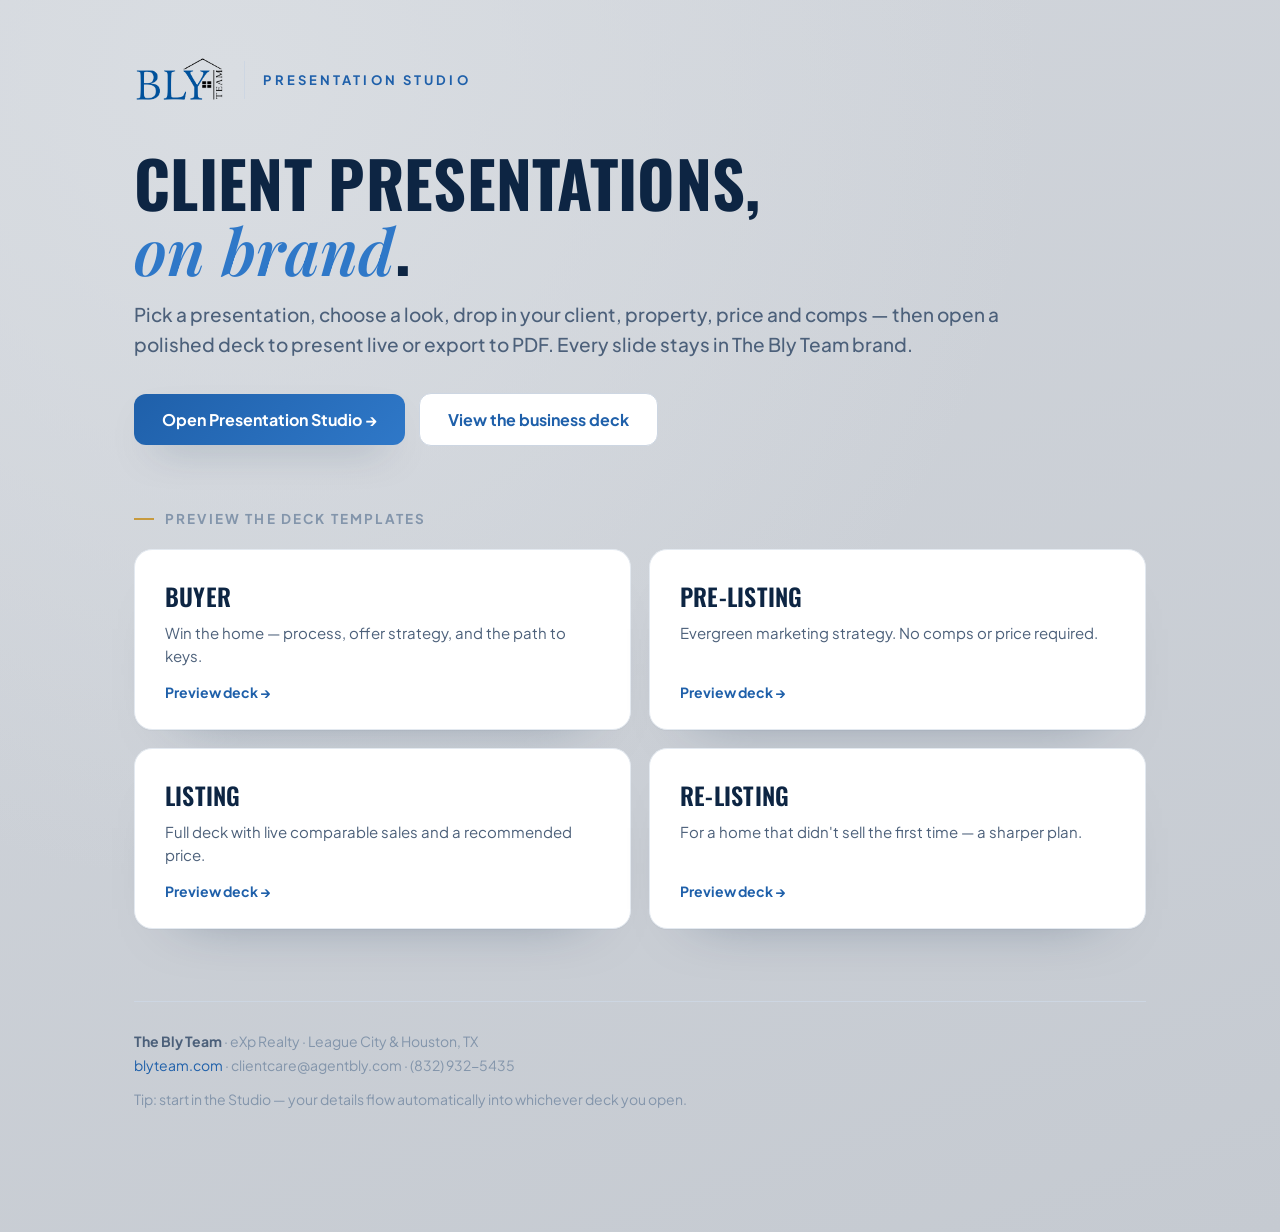
<file: index.html>
<!DOCTYPE html>
<html lang="en">
<head>
<meta charset="utf-8">
<meta name="viewport" content="width=device-width, initial-scale=1">
<title>The Bly Team — Presentation Studio</title>
<meta name="description" content="Build on-brand buyer, listing, pre-listing and re-listing presentations for The Bly Team. Pick a deck, drop in your details, present live or export to PDF.">
<link rel="icon" href="assets/bly-logo-navy.png">
<link rel="stylesheet" href="presentations/presentation-kit.css">
<style>
  *{ box-sizing:border-box; }
  html,body{ margin:0; }
  body{
    font-family:var(--f-body);
    color:var(--ink);
    background:
      radial-gradient(circle at 18% 6%, #d9dde2, transparent 52%),
      linear-gradient(160deg,#d2d6dc,#c5cad1);
    min-height:100vh;
    -webkit-font-smoothing:antialiased;
  }
  .wrap{ max-width:1060px; margin:0 auto; padding:56px 24px 120px; }

  /* header */
  .masthead{ display:flex; align-items:center; gap:18px; margin-bottom:46px; }
  .masthead img{ height:48px; }
  .masthead .rule{ width:1px; height:38px; background:var(--line-strong); }
  .eyebrow{
    font-family:var(--f-body); font-weight:700; font-size:13px;
    letter-spacing:.24em; text-transform:uppercase; color:var(--royal);
  }

  /* hero */
  h1{
    font-family:var(--f-display); font-weight:700; text-transform:uppercase;
    font-size:clamp(40px,7vw,64px); line-height:1.02; letter-spacing:.005em;
    margin:0 0 16px; color:var(--ink); max-width:18ch;
  }
  h1 em{
    font-family:var(--f-serif); font-style:italic; text-transform:none;
    color:var(--royal-bright); font-weight:600;
  }
  .lede{
    font-size:19px; line-height:1.6; color:var(--ink-soft); font-weight:500;
    max-width:62ch; margin:0 0 34px;
  }

  /* primary CTA */
  .cta-row{ display:flex; flex-wrap:wrap; gap:14px; align-items:center; margin-bottom:64px; }
  .btn{
    display:inline-flex; align-items:center; gap:10px; cursor:pointer;
    font-family:var(--f-body); font-weight:700; font-size:16px; text-decoration:none;
    padding:15px 28px; border-radius:12px; border:0; transition:transform .12s ease, filter .12s ease;
  }
  .btn-primary{ color:#fff; background:linear-gradient(135deg, var(--royal), var(--royal-bright));
    box-shadow:0 18px 40px -22px rgba(11,39,71,.7); }
  .btn-primary:hover{ filter:brightness(1.07); transform:translateY(-1px); }
  .btn-ghost{ color:var(--royal); background:#fff; border:1px solid var(--line-strong); }
  .btn-ghost:hover{ transform:translateY(-1px); }

  /* section heading */
  .section-label{
    font-family:var(--f-body); font-weight:700; font-size:13.5px; letter-spacing:.16em;
    text-transform:uppercase; color:var(--ink-faint); display:flex; align-items:center;
    gap:11px; margin:0 0 22px;
  }
  .section-label span{ width:20px; height:2px; background:var(--gold); }

  /* deck grid */
  .grid{ display:grid; grid-template-columns:repeat(2,1fr); gap:18px; }
  .card{
    display:flex; flex-direction:column; text-decoration:none; background:#fff;
    border:1px solid var(--line); border-radius:18px; padding:28px 30px;
    box-shadow:0 1px 0 rgba(11,39,71,.03), 0 30px 60px -50px rgba(11,39,71,.5);
    transition:transform .14s ease, box-shadow .14s ease, border-color .14s ease;
  }
  .card:hover{ transform:translateY(-3px); border-color:var(--royal-bright);
    box-shadow:0 1px 0 rgba(11,39,71,.04), 0 36px 70px -44px rgba(11,39,71,.55); }
  .card h3{
    font-family:var(--f-display); font-weight:600; text-transform:uppercase;
    font-size:24px; letter-spacing:.01em; color:var(--ink); margin:0 0 8px;
  }
  .card p{ font-size:15px; line-height:1.5; color:var(--ink-soft); margin:0 0 16px; }
  .card .open{
    margin-top:auto; font-weight:700; font-size:14px; color:var(--royal);
    display:inline-flex; align-items:center; gap:7px;
  }

  footer{
    margin-top:72px; padding-top:28px; border-top:1px solid var(--line-strong);
    font-size:14px; line-height:1.7; color:var(--ink-faint);
  }
  footer a{ color:var(--royal); text-decoration:none; }
  footer strong{ color:var(--ink-soft); font-weight:700; }

  @media (max-width:640px){ .grid{ grid-template-columns:1fr; } }
</style>
</head>
<body>
  <div class="wrap">

    <div class="masthead">
      <img src="assets/bly-logo-navy.png" alt="The Bly Team">
      <div class="rule"></div>
      <div class="eyebrow">Presentation Studio</div>
    </div>

    <h1>Client presentations, <em>on brand</em>.</h1>
    <p class="lede">
      Pick a presentation, choose a look, drop in your client, property, price and comps —
      then open a polished deck to present live or export to PDF. Every slide stays in
      The Bly Team brand.
    </p>

    <div class="cta-row">
      <a class="btn btn-primary" href="presentations/presentation-studio/PresentationStudio.dc.html">
        Open Presentation Studio →
      </a>
      <a class="btn btn-ghost" href="BusinessDeck.dc.html">View the business deck</a>
    </div>

    <div class="section-label"><span></span>Preview the deck templates</div>
    <div class="grid">
      <a class="card" href="presentations/buyer-presentation/BuyerPresentation.dc.html">
        <h3>Buyer</h3>
        <p>Win the home — process, offer strategy, and the path to keys.</p>
        <span class="open">Preview deck →</span>
      </a>
      <a class="card" href="presentations/pre-listing-presentation/PreListingPresentation.dc.html">
        <h3>Pre-Listing</h3>
        <p>Evergreen marketing strategy. No comps or price required.</p>
        <span class="open">Preview deck →</span>
      </a>
      <a class="card" href="presentations/listing-presentation/ListingPresentation.dc.html">
        <h3>Listing</h3>
        <p>Full deck with live comparable sales and a recommended price.</p>
        <span class="open">Preview deck →</span>
      </a>
      <a class="card" href="presentations/relisting-presentation/ReListingPresentation.dc.html">
        <h3>Re-Listing</h3>
        <p>For a home that didn't sell the first time — a sharper plan.</p>
        <span class="open">Preview deck →</span>
      </a>
    </div>

    <footer>
      <strong>The Bly Team</strong> · eXp Realty · League City &amp; Houston, TX<br>
      <a href="https://blyteam.com">blyteam.com</a> · clientcare@agentbly.com · (832) 932-5435<br>
      <span style="display:inline-block;margin-top:10px;">Tip: start in the Studio — your details flow automatically into whichever deck you open.</span>
    </footer>

  </div>
</body>
</html>
</file>
<file: presentations/presentation-kit.css>
/* ============================================================
   Presentation Kit — brand context for The Bly Team's
   buyer/seller presentation decks + Presentation Studio.

   These decks were authored in the team's editorial brand
   (Oswald display · Playfair Display italic accent · Plus
   Jakarta Sans body · navy/royal/gold). That layer lives here,
   self-contained, so the decks render exactly as designed
   without depending on the root design-system tokens.
   ============================================================ */
@import url("https://fonts.googleapis.com/css2?family=Oswald:wght@400;500;600;700&family=Playfair+Display:ital,wght@0,500;0,600;0,700;1,500;1,600&family=Plus+Jakarta+Sans:wght@400;500;600;700;800&display=swap");

:root {
  /* Typefaces */
  --f-display: "Oswald", system-ui, sans-serif;          /* condensed display, uppercase headings */
  --f-serif:   "Playfair Display", Georgia, serif;        /* italic editorial accent */
  --f-body:    "Plus Jakarta Sans", system-ui, sans-serif;/* body + UI */

  /* Brand color system (sampled from team collateral) */
  --navy-950:    #091d38;
  --navy:        #0b2747;
  --navy-600:    #16407a;
  --royal:       #1f60aa;
  --royal-bright:#2f78c8;
  --gold:        #c79a3e;
  --gold-soft:   #dcb86a;
  --gold-deep:   #a8812f;
  --green:       #1d7d54;
  --red:         #c0492f;

  /* Ink / text */
  --ink:       #0d2543;
  --ink-soft:  #4c607a;
  --ink-faint: #8395ab;

  /* Surfaces / lines */
  --bg:          #ccd1d8;
  --panel:       #ffffff;
  --panel-2:     #f3f6fa;
  --line:        #e3e9f0;
  --line-strong: #cdd6e2;
  --field-line:  #cdd8e6;
}
</file>
